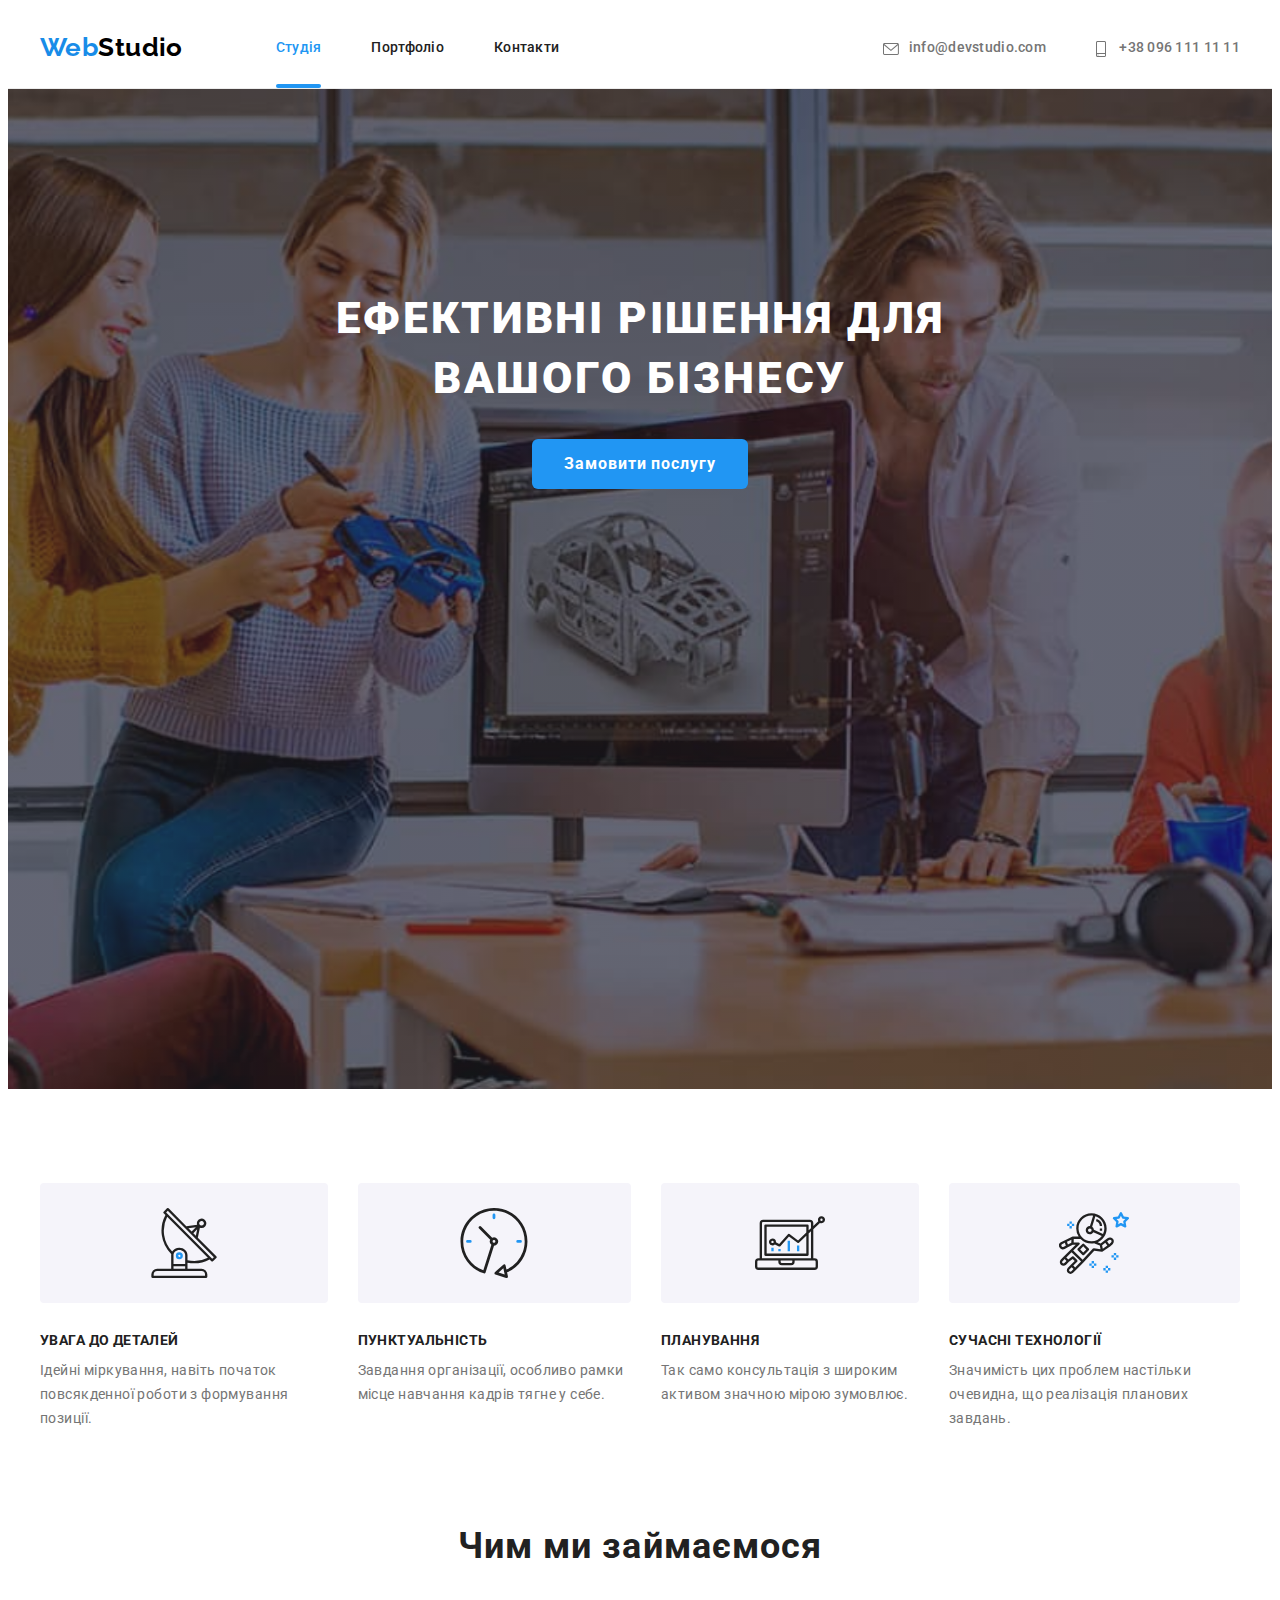
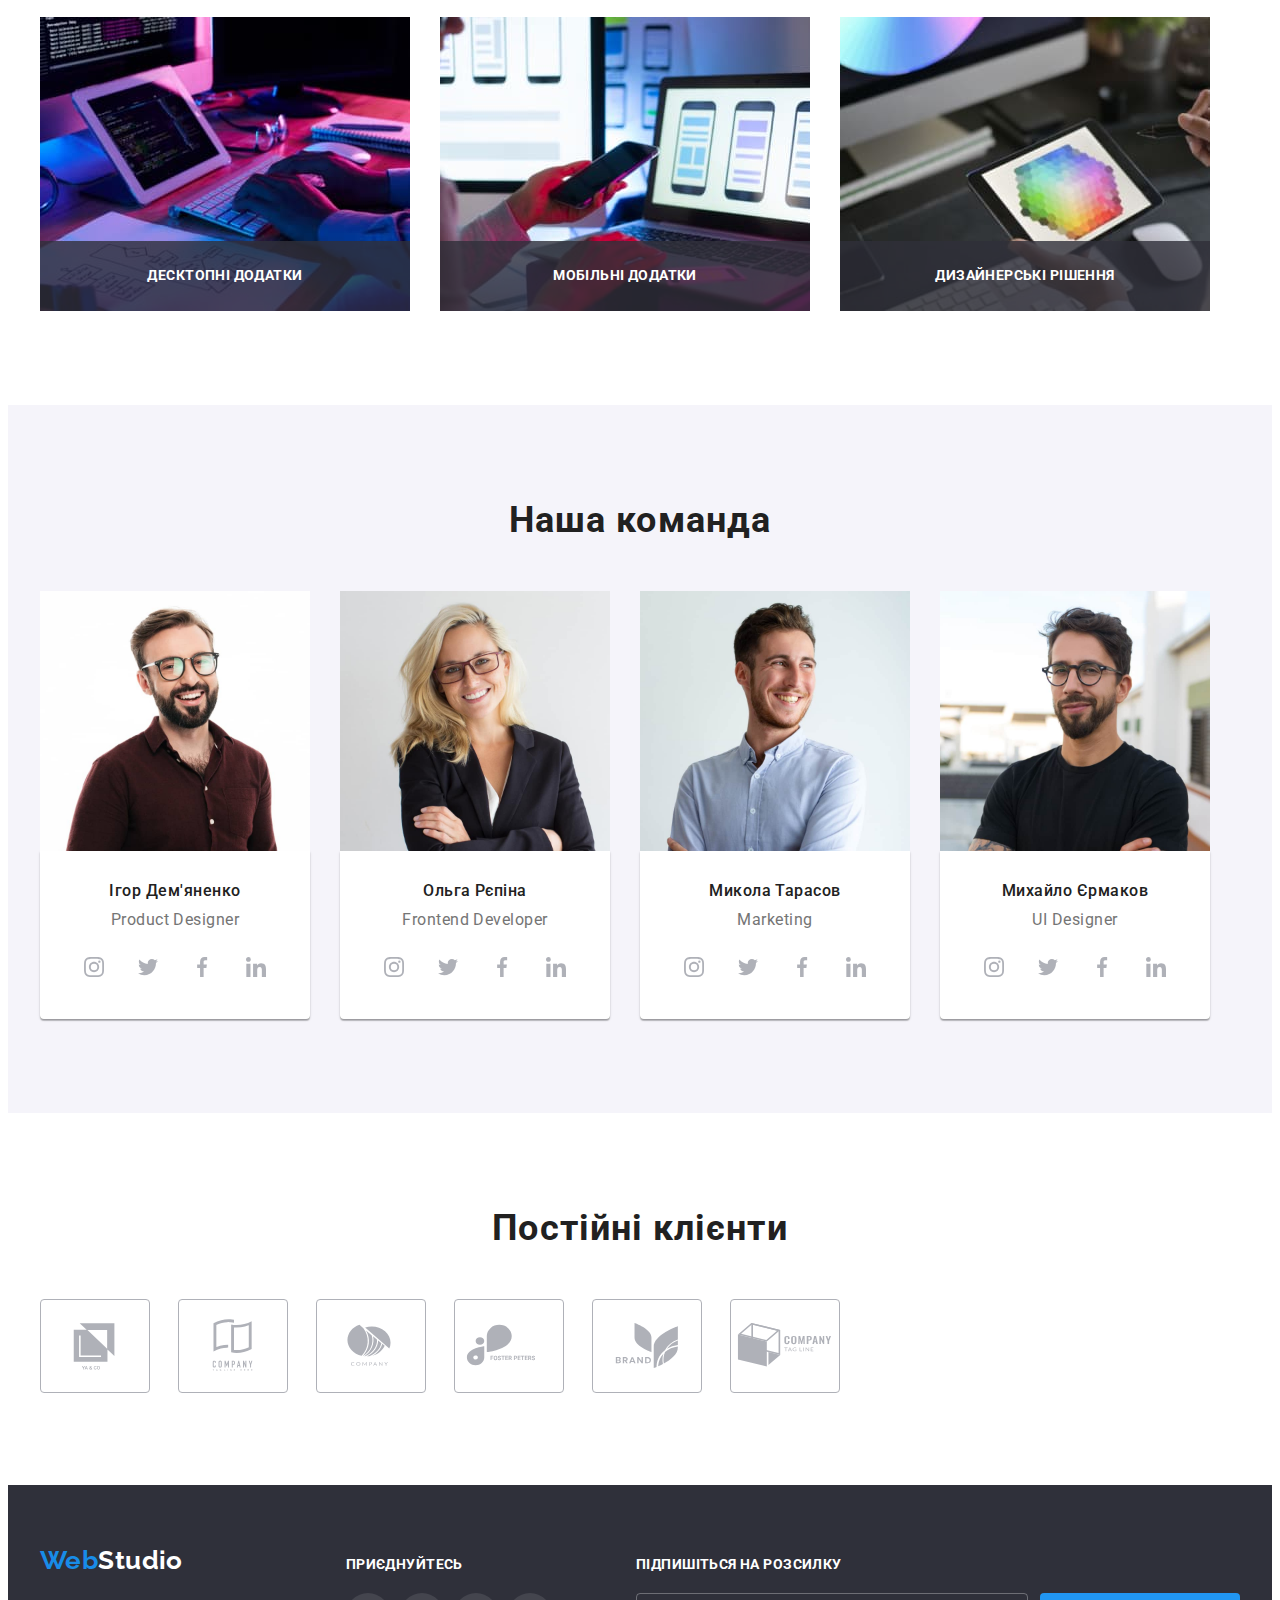
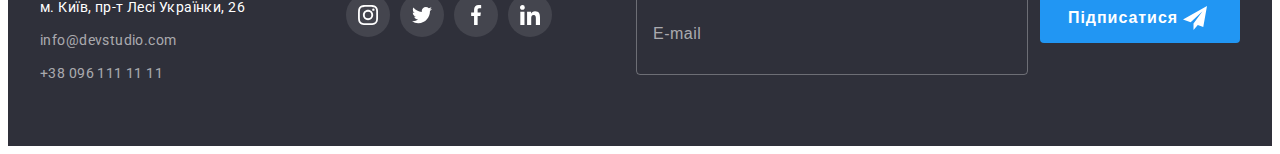
<file: index.html>
<!DOCTYPE html>
<html lang="uk">

<head>
    <meta charset="UTF-8">
    <meta http-equiv="X-UA-Compatible" content="IE=edge">
    <meta name="viewport" content="width=device-width, initial-scale=1.0">
    <title>WebStudio</title>
        <link rel="preconnect" href="https://fonts.googleapis.com">
        <link rel="preconnect" href="https://fonts.gstatic.com" crossorigin>
        <link href="https://fonts.googleapis.com/css2?family=Raleway:wght@700&family=Roboto:wght@400;500;700;900&display=swap"
            rel="stylesheet">
            <link rel="stylesheet" href="https://cdnjs.cloudflare.com/ajax/libs/modern-normalize/1.1.0/modern-normalize.min.css"
                integrity="sha512-wpPYUAdjBVSE4KJnH1VR1HeZfpl1ub8YT/NKx4PuQ5NmX2tKuGu6U/JRp5y+Y8XG2tV+wKQpNHVUX03MfMFn9Q=="
                crossorigin="anonymous" referrerpolicy="no-referrer" />
    <link rel="stylesheet" href="css/styles.css">
</head>

<body>
            <header class="header">
                <div class="container header-container">
                    <nav class="header-nav">
                <a class="logo-web link" href="./index.html">Web<span class="logo-studio">Studio</span></a>
                    <ul class="header-list list">
                        <li class="header-list-item"><a href="./index.html" class="header-link nav--current link">Студія</a></li>
                        <li class="header-list-item"><a href="./portfolio.html" class="header-link link">Портфоліо</a></li>
                        <li class="header-list-item"><a href="#" class="header-link link">Контакти</a></li>
                    </ul>
                </nav>
                    <ul class="header-contacts-list list">
                    <li class="contacts-list-item"><a href="mailto:info@devstudio.com" class="contacts-link link">
                        <svg class="icon-contact">
                            <use href="./image/icons.svg#icon-envelope"></use>
                        </svg>info@devstudio.com</a>
                    </li>
                    <li class="contacts-list-item"><a href="tel:+380961111111" class="contacts-link link"> 
                        <svg class="icon-contact icon-smartphone">
                        <use href="./image/icons.svg#icon-smartphone"></use>
                    </svg> +38 096 111 11 11</a></li>
                </ul>        
    </div>           
    </header>
    <main>
        <section class="hero">
            <div class="container hero-container">
            <h1 class="hero-title">Ефективні рішення для вашого бізнесу</h1>
            <button class="hero-btn" type="button" data-modal-open>Замовити послугу </button>
            </section>
            </div>
            <section class="hero-adv section">
                <div class="container ">
                    <h2 class="visually-hidden">Наші особливості</h2>
                <ul class="hero-sec">
                    <li class="hero-list list">
                        <div class="box-advant">
                            <svg class="icon-advant">
                                <use href="./image/icons.svg#icon-antenna"></use>
                            </svg>
                        </div>
                        <h3 class="hero-item ">УВАГА ДО ДЕТАЛЕЙ</h3>
                        <p class="hero-page">Ідейні міркування, навіть початок повсякденної роботи з формування позиції.</p>
                    </li>
                    <li class="hero-list list">
                        <div class="box-advant">
                            <svg class="icon-advant">
                                <use href="./image/icons.svg#icon-clock"></use>
                            </svg>
                        </div>
                        <h3 class="hero-item">ПУНКТУАЛЬНІСТЬ</h3>
                        <p class="hero-page">Завдання організації, особливо рамки місце навчання кадрів тягне у себе.</p>
                    </li>
                    <li class="hero-list list">
                        <div class="box-advant">
                            <svg class="icon-advant">
                                <use href="./image/icons.svg#icon-diagram"></use>
                            </svg>
                        </div>
                        <h3 class="hero-item">ПЛАНУВАННЯ</h3>
                        <p class="hero-page">Так само консультація з широким активом значною мірою зумовлює.</p>
                    </li>
                    <li class="hero-list list">
                        <div class="box-advant">
                            <svg class="icon-advant">
                                <use href="./image/icons.svg#icon-astronaut"></use>
                            </svg>
                        </div>
                        <h3 class="hero-item">СУЧАСНІ ТЕХНОЛОГІЇ</h3>
                        <p class="hero-page">Значимість цих проблем настільки очевидна, що реалізація планових завдань.</p>
                    </li>
                </ul>
            </div>
        </section>
        <section class="project section">
            <div class="container">
                <h2 class="projects">Чим ми займаємося</h2>
            <ul class="project-sec">
                <li class="project-icon list">
                    <div class="project-item">
                    <img src="./image/imgbilyyplan.jpg" alt="білий планшет,руки та клавіатура"
                        width="370">
                        <p class="label">Десктопні додатки</p>
                    </div></li>
                <li class="project-icon list">
                    <div class="project-item">
                    <img src="./image/imgtel.jpg"
                        alt="телефон в руках та ноутбук з зображенням трьох смартфонів" width="370">
                    <p class="label">Мобільні додатки</p></div></li>
                <li class="project-icon list">
                    <div class="project-item">
                    <img src="./image/imgplanshet.jpg" alt="планшет з яскравим екраном" width="370">
                <p class="label">Дизайнерські рішення</p></div></li>
            </ul></div>
        </section>
        <section class="team section">
            <div class="container">
                <h2 class="team-title">Наша команда</h2>
            <ul class="team-sec">
                <li class="team-list list">
                    <img src="./image/imgigor.jpg" alt="хлопець в окулярах, коричнева сорочка" width="270">
                    <div class="card-disc">
                    <h3 class="team-item">Ігор Дем'яненко</h3>
                     <p class="team-page">Product Designer</p>
                     <ul class="team-soc-list list">
                     <li class="team-soc-item">
                    <a href="" class="team-soc-link link"><svg class="team-soc-icon" width="20" height="20">
                    <use href="./image/icons.svg#icon-instagram"></use></svg>
                        </a></li>
                     <li class="team-soc-item"><a href="" class="team-soc-link link"><svg class="team-soc-icon" width="20" height="20">
                        <use href="./image/icons.svg#icon-twitter"></use>
                    </svg></a></li>
                     <li class="team-soc-item"><a href="" class="team-soc-link link"><svg class="team-soc-icon" width="20" height="20">
                        <use href="./image/icons.svg#icon-facebook"></use>
                    </svg></a></li>
                     <li class="team-soc-item"><a href="" class="team-soc-link link"><svg class="team-soc-icon" width="20" height="20">
                        <use href="./image/icons.svg#icon-linkedin"></use>
                    </svg></a></li>
                    </ul>
                    </div>
                </li>
                <li class="team-list list">
                    <img src="./image/imgolga.jpg" alt="блондинка в окулярах" width="270">
                    <div class="card-disc">
                    <h3 class="team-item">Ольга Рєпіна</h3>
                    <p class="team-page">Frontend Developer</p>
                    <ul class="team-soc-list list">
                        <li class="team-soc-item">
                            <a href="" class="team-soc-link link"><svg class="team-soc-icon" width="20" height="20">
                                    <use href="./image/icons.svg#icon-instagram"></use>
                                </svg>
                            </a>
                        </li>
                        <li class="team-soc-item"><a href="" class="team-soc-link link"><svg class="team-soc-icon" width="20" height="20">
                                    <use href="./image/icons.svg#icon-twitter"></use>
                                </svg></a></li>
                        <li class="team-soc-item"><a href="" class="team-soc-link link"><svg class="team-soc-icon" width="20" height="20">
                                    <use href="./image/icons.svg#icon-facebook"></use>
                                </svg></a></li>
                        <li class="team-soc-item"><a href="" class="team-soc-link link"><svg class="team-soc-icon" width="20" height="20">
                                    <use href="./image/icons.svg#icon-linkedin"></use>
                                </svg></a></li>
                    </ul>
                    </div>
                </li>
                <li class="team-list list">
                    <img src="./image/imgmykola.jpg" alt="хлопець з голубій сорочці" width="270">
                    <div class="card-disc">
                    <h3 class="team-item">Микола Тарасов</h3>
                    <p class="team-page">Marketing</p>
                    <ul class="team-soc-list list">
                        <li class="team-soc-item">
                            <a href="" class="team-soc-link link"><svg class="team-soc-icon" width="20" height="20">
                                    <use href="./image/icons.svg#icon-instagram"></use>
                                </svg>
                            </a>
                        </li>
                        <li class="team-soc-item"><a href="" class="team-soc-link link"><svg class="team-soc-icon" width="20" height="20">
                                    <use href="./image/icons.svg#icon-twitter"></use>
                                </svg></a></li>
                        <li class="team-soc-item"><a href="" class="team-soc-link link"><svg class="team-soc-icon" width="20" height="20">
                                    <use href="./image/icons.svg#icon-facebook"></use>
                                </svg></a></li>
                        <li class="team-soc-item"><a href="" class="team-soc-link link"><svg class="team-soc-icon" width="20" height="20">
                                    <use href="./image/icons.svg#icon-linkedin"></use>
                                </svg></a></li>
                    </ul>
                    </div>
                </li>
                <li class="team-list list">
                    <img src="./image/imgmyx.jpg" alt="хлопець в окулярах,чорна футболка" width="270">
                    <div class="card-disc">
                    <h3 class="team-item">Михайло Єрмаков</h3>
                    <p class="team-page">UI Designer</p>
                    <ul class="team-soc-list list">
                        <li class="team-soc-item">
                            <a href="" class="team-soc-link link"><svg class="team-soc-icon" width="20" height="20">
                                    <use href="./image/icons.svg#icon-instagram"></use>
                                </svg>
                            </a>
                        </li>
                        <li class="team-soc-item"><a href="" class="team-soc-link link"><svg class="team-soc-icon" width="20" height="20">
                                    <use href="./image/icons.svg#icon-twitter"></use>
                                </svg></a></li>
                        <li class="team-soc-item"><a href="" class="team-soc-link link"><svg class="team-soc-icon" width="20" height="20">
                                    <use href="./image/icons.svg#icon-facebook"></use>
                                </svg></a></li>
                        <li class="team-soc-item"><a href="" class="team-soc-link link"><svg class="team-soc-icon" width="20" height="20">
                                    <use href="./image/icons.svg#icon-linkedin"></use>
                                </svg></a></li>
                    </ul>
                    </div>
                </li>
            </ul></div>
        </section>
        <section class="section">
            <div class="container">
                <h2 class="clients">Постійні клієнти</h2>
                <ul class="client-list list">
                    <li class="client-item"><a href="#"class="client-link link"><svg class="icon-client">
                            <use href="./image/icons.svg#icon-yako"></use>
                        </svg></a></li>
                    <li class="client-item"><a href="#"class="client-link link"><svg class="icon-client">
                            <use href="./image/icons.svg#icon-tiglinehere"></use>
                        </svg></a></li>
                    <li class="client-item"><a href="#"class="client-link link"><svg class="icon-client">
                            <use href="./image/icons.svg#icon-company"></use>
                        </svg></a></li>
                    <li class="client-item"><a href="#"class="client-link link"><svg class="icon-client">
                            <use href="./image/icons.svg#icon-fosterpeters"></use>
                        </svg></a></li>
                    <li class="client-item"><a href="#"class="client-link link"><svg class="icon-client">
                            <use href="./image/icons.svg#icon-brand"></use>
                        </svg></a></li>
                    <li class="client-item"><a href="#"class="client-link link"><svg class="icon-client">
                            <use href="./image/icons.svg#icon-companytagline"></use>
                        </svg></a></li>
                </ul>
            </div>
        </section>
    </main>
    <footer class="footer">
        <div class="container footer-wrap">
            <div>
                <a class="logo-web link footer-logo" href="./index.html">Web<span
                        class="logo-studio-white">Studio</span></a>
                <address class="footer-address-list">
                    <ul class="footer-list list">
                        <li class="footer-list-item list"><a href="https://goo.gl/maps/NXX6LeHb5ru4royF7" target="_blank"
                                rel="noopener noreferrer nofollow" class="footer-link link-address link">м. Київ, пр-т Лесі
                                Українки, 26</a></li>
                        <li class="footer-list-item list"><a href="mailto:info@devstudio.com"
                                class="footer-link link">info@devstudio.com</a></li>
                        <li class="footer-list-item list"><a href="tel:+380961111111" class="footer-link link">+38 096 111
                                11 11</a>
                        </li>
                    </ul>
                </address>
            </div>
            <div class="footer-social">
                <p class="footer-heading">приєднуйтесь</p>
                <ul class="social-footer-list">
                    <li class="social-footer-item">
                        <a href="#" class="social-footer-link">
                            <svg class="social-footer-icon">
                                <use href="./image/icons.svg#icon-instagram"></use>
                            </svg>
                        </a>
                    </li>
                    <li class="social-footer-item">
                        <a href="#" class="social-footer-link">
                            <svg class="social-footer-icon">
                                <use href="./image/icons.svg#icon-twitter"></use>
                            </svg>
                        </a>
                    </li>
                    <li class="social-footer-item">
                        <a href="#" class="social-footer-link">
                            <svg class="social-footer-icon">
                                <use href="./image/icons.svg#icon-facebook"></use>
                            </svg>
                        </a>
                    </li>
                    <li class="social-footer-item">
                        <a href="#" class="social-footer-link">
                            <svg class="social-footer-icon">
                                <use href="./image/icons.svg#icon-linkedin"></use>
                            </svg>
                        </a>
                    </li>
                </ul>
            </div>
            <div class="footer-subscription">
                <p class="subscription-title">Підпишіться на розсилку</p>
                <form class="form-subscription">
                    <div class="send">
                        <label for="form-subscription-mail"></label>
                        <input type="email" name="mail" id="form-subscription-mail" placeholder="E-mail" />
                        <button type="button" class="footer-button pointer">
                            Підписатися <span class="send-icon"><svg width="24" height="24">
                                    <use href="./image/icons.svg#icon-icon-send"></use>
                                </svg>
                            </span>
                        </button>
                    </div>
                </form>
            </div>
    
        </div>
    
        </div>
    </footer>
<div class="backdrop is-hidden" data-modal>
    <div class="modal ">
        <button type="button" class="modal-close" data-modal-close>
            <svg class="icon icon-modal" width="18" height="18">
                <use href="./image/icons.svg#icon-close-black"></use>
            </svg>
        </button>
        <form class="form">
            <p></p>
            <p class="form-title">Залиште свої дані, ми вам передзвонимо</p>
            <label class="form-send" for="name">Ім'я</label>
            <div class="form-field">
                <input class="form-input" type="text" name="name" id="name" placeholder="" autofocus />
                <svg class="form-icon" width="18" height="18">
                    <use href="./image/icons.svg#icon-person-black"></use>
                </svg>
            </div>
            <label class="form-send" for="tel">Телефон</label>
            <div class="form-field">
                <input class="form-input" type="tel" name="tel" id="tel" placeholder="" />
                <svg class="form-icon" width="18" height="18">
                    <use href="./image/icons.svg#icon-tel-black"></use>
                </svg>
            </div>
            <label class="form-send" for="form-send-mail">Пошта</label>
            <div class="form-field">
                <input class="form-input" type="email" name="mail" id="form-send-mail" placeholder="" />
                <svg class="form-icon" width="18" height="18">
                    <use href="./image/icons.svg#icon-emailicon"></use>
                </svg>
            </div>
            <label class="form-send" for="comment">Коментар
                <textarea class="comment-field" name="comment" id="comment" cols="30" rows="10"
                    placeholder="Введіть текст"></textarea>
            </label>
            <label class="form-field-terms" for="terms">
                <input class="form-field-checkbox visually-hidden" type="checkbox" name="terms" id="terms" />
                <svg class="icon-checkbox" width="16" height="15">
                    <use href="./image/icons.svg#icon-vector"></use>
                </svg>
                Погоджуюся з розсилкою та приймаю <a href="#">Умови договору</a>
            </label>
            <button class="form-button" type="submit">Відправити</button>
        </form>
    </div>
</div>
<script src="./js/modal.js"></script>
                </body>
                
                </html>
</file>
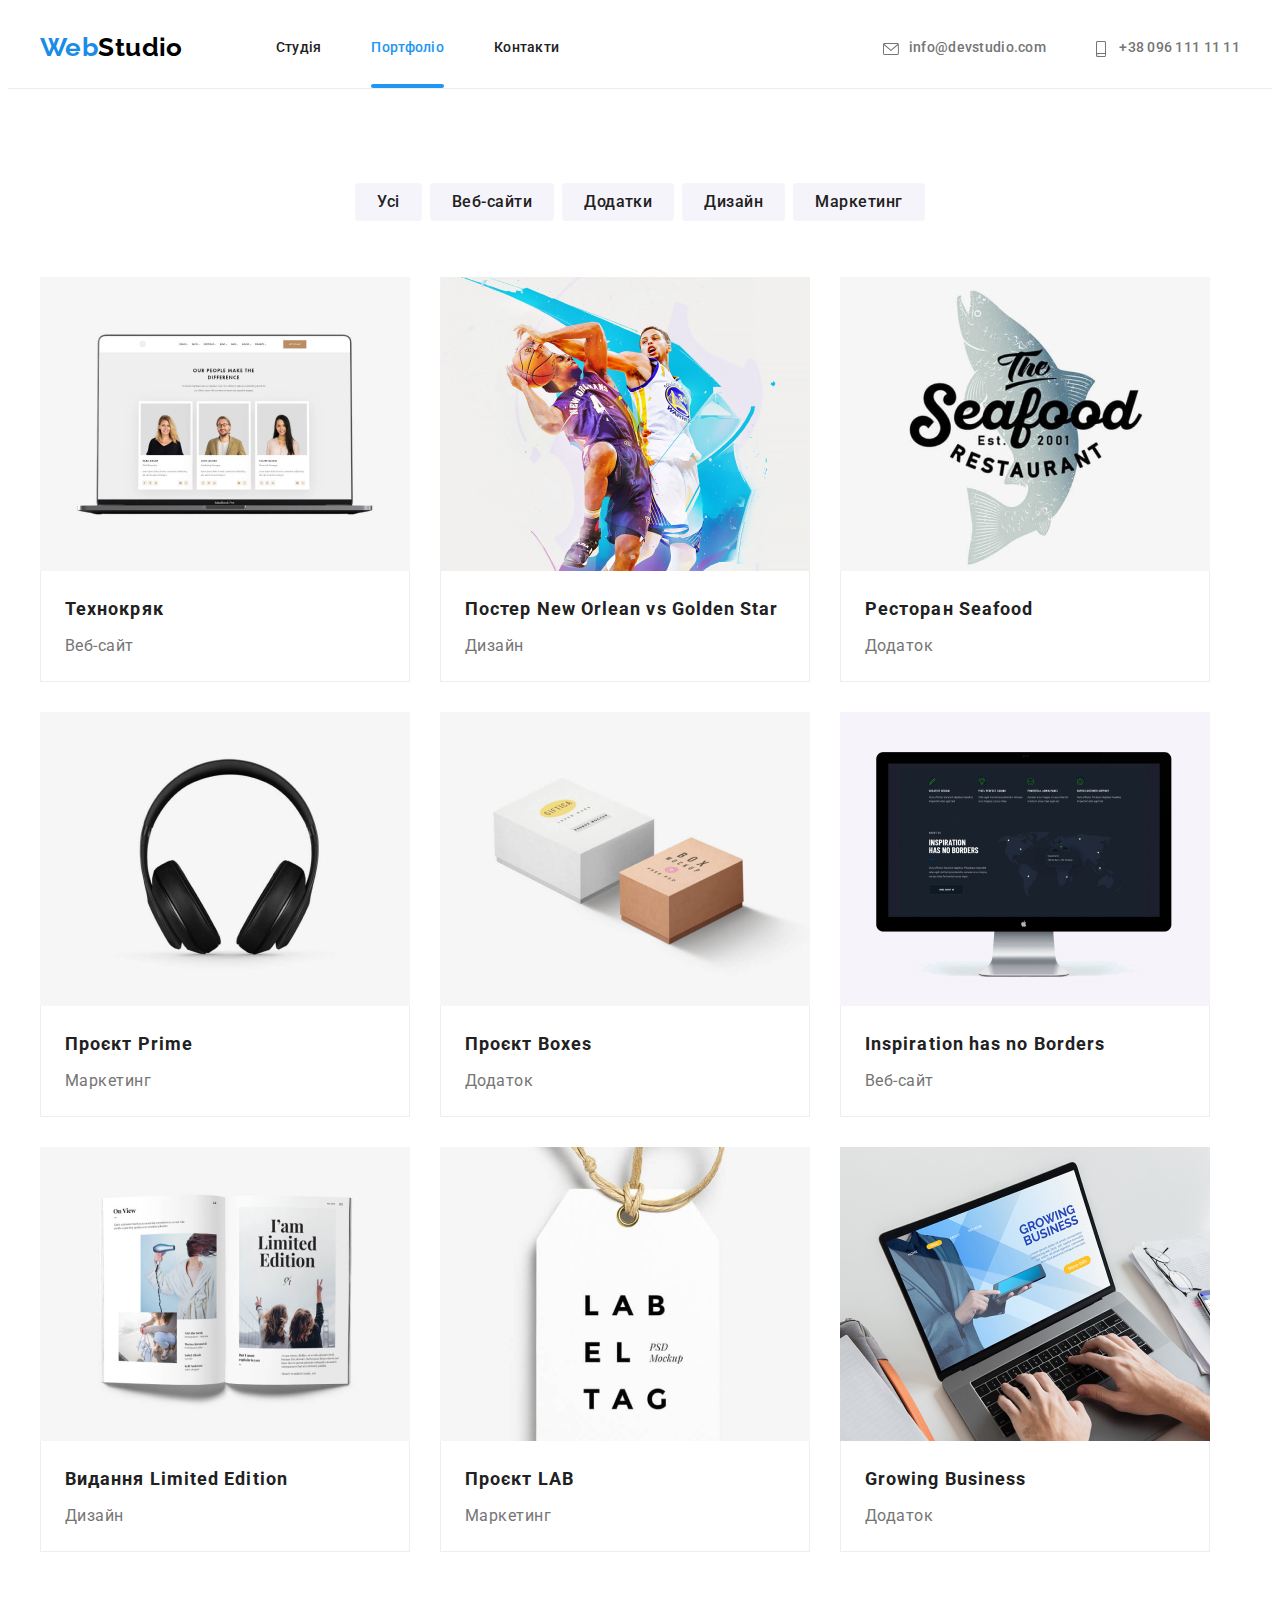
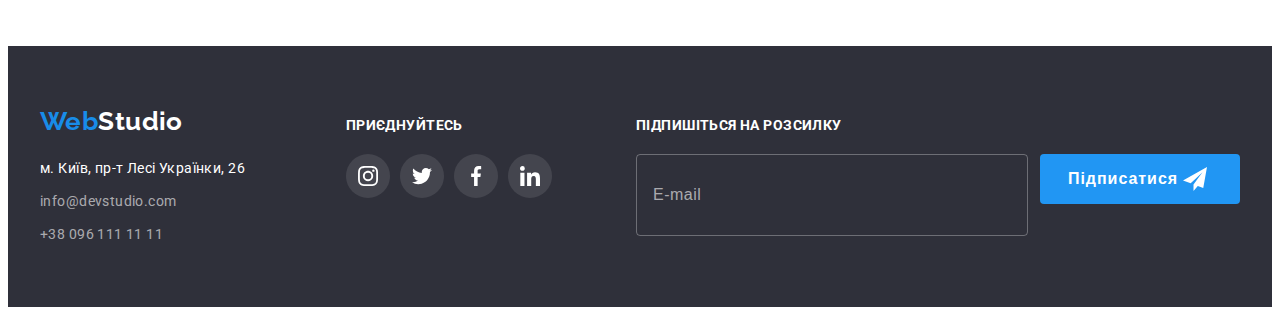
<file: portfolio.html>
<!DOCTYPE html>
<html lang="en">
<head>
    <meta charset="UTF-8">
    <meta http-equiv="X-UA-Compatible" content="IE=edge">
    <meta name="viewport" content="width=device-width, initial-scale=1.0">
    <title>Document</title>
<link rel="preconnect" href="https://fonts.googleapis.com">
<link rel="preconnect" href="https://fonts.gstatic.com" crossorigin>
<link href="https://fonts.googleapis.com/css2?family=Raleway:wght@700&family=Roboto:wght@400;500;700;900&display=swap"
    rel="stylesheet">
    <link rel="stylesheet" href="https://cdnjs.cloudflare.com/ajax/libs/modern-normalize/1.1.0/modern-normalize.min.css"
        integrity="sha512-wpPYUAdjBVSE4KJnH1VR1HeZfpl1ub8YT/NKx4PuQ5NmX2tKuGu6U/JRp5y+Y8XG2tV+wKQpNHVUX03MfMFn9Q=="
        crossorigin="anonymous" referrerpolicy="no-referrer" />
   <link rel="stylesheet" href="css/styles.css">
</head>
<body>
<header class="header">
    <div class="container header-container">
        <nav class="header-nav">
            <a class="logo-web link" href="./index.html">Web<span class="logo-studio">Studio</span></a>
            <ul class="header-list list">
                <li class="header-list-item"><a href="./index.html" class="header-link link">Студія</a></li>
                <li class="header-list-item"><a href="./portfolio.html" class="header-link  nav--current link">Портфоліо</a></li>
                <li class="header-list-item"><a href="#" class="header-link link">Контакти</a></li>
            </ul>
        </nav>
        <ul class="header-contacts-list list">
            <li class="contacts-list-item"><a href="mailto:info@devstudio.com" class="contacts-link link">
                    <svg class="icon-contact">
                        <use href="./image/icons.svg#icon-envelope"></use>
                    </svg>info@devstudio.com</a>
            </li>
            <li class="contacts-list-item"><a href="tel:+380961111111" class="contacts-link link">
                    <svg class="icon-contact icon-smartphone">
                        <use href="./image/icons.svg#icon-smartphone"></use>
                    </svg> +38 096 111 11 11</a></li>
        </ul>
    </div>
</header>
    <main>
<section class="section">
    <div class="container">
        <h1 class="visually-hidden">Приклади робіт</h1>
    <ul class="catalog-list list">
        <li class="catalog-list-item"><button type="button" class="catalog-list-btn">Усі</button></li>
        <li class="catalog-list-item"><button type="button" class="catalog-list-btn">Веб-сайти</button></li>
        <li class="catalog-list-item"><button type="button" class="catalog-list-btn">Додатки</button></li>
        <li class="catalog-list-item"><button type="button" class="catalog-list-btn">Дизайн</button></li>
        <li class="catalog-list-item"><button type="button" class="catalog-list-btn">Маркетинг</button></li>
    </ul>
    <ul class="project-list list link">
            <li class="project-list-item">
                <a href="#"class="project-link link">
                    <div class="overlay">
                    <img src="./image/team.jpg"
                        alt="троє людей на моніторі дівчина-хлопець-дівчина" width="370">
                    <div class="project-list-box">
                        <p class="project-box">
                            Ресурс пропонує комплексні пропозиції з різним рівнем функціоналу та сервісів.
                            Все це дозволить відвідувачу отримати вичерпні відомості про компанію чи
                            приватну особу.
                        </p>
                    </div>
                    </div>
                        <div class="project-type">
                        <h2 class="project-title">Технокряк</h2>
                        <p class="project-after">Веб-сайт</p>   
                </div>
                </a>
            </li>
            <li class="project-list-item">
                <a href="#" class="project-link link">
                    <div class=" overlay">
                    <img src="./image/basketbolls.jpg" alt="двоє хлопців з м'ячем"
                        width="370">
                        <div class="project-list-box">
                            <p class="project-box">
                                Ресурс пропонує комплексні пропозиції з різним рівнем функціоналу та сервісів.
                                Все це дозволить відвідувачу отримати вичерпні відомості про компанію чи
                                приватну особу.
                            </p>
                        </div>
                        </div>
                    <div class="project-type">
                        <h2 class="project-title">Постер New Orlean vs Golden Star</h2>
                            <p class="project-after">Дизайн</p>
                </div>
                </a>
            </li>
            <li class="project-list-item"><a href="#" class="project-link link">
                <div class=" overlay">
                    <img src="./image/restoran.jpg" alt="логотип ресторану на фоні акула" width="370">
                    <div class="project-list-box">
                        <p class="project-box">
                            Ресурс пропонує комплексні пропозиції з різним рівнем функціоналу та сервісів.
                            Все це дозволить відвідувачу отримати вичерпні відомості про компанію чи
                            приватну особу.
                        </p>
                    </div>
                    </div>
               <div class="project-type">
                    <h2 class="project-title">Ресторан Seafood</h2>
                    <p class="project-after">Додаток</p>
               </div>
            </a>
            </li>
            <li class="project-list-item"><a href="#" class="project-link link">
                <div class=" overlay">
                <img src="./image/nayshniki.jpg" alt="чорні навушники" width="370">
                <div class="project-list-box">
                    <p class="project-box">
                        Ресурс пропонує комплексні пропозиції з різним рівнем функціоналу та сервісів.
                        Все це дозволить відвідувачу отримати вичерпні відомості про компанію чи
                        приватну особу.
                    </p>
                </div>
                </div>
                <div class="project-type">
                    <h2 class="project-title">Проєкт Prime</h2>
                    <p class="project-after">Маркетинг</p>
                </div>
                </a>
            </li>
            <li class="project-list-item"><a href="#" class="project-link link">
                <div class="overlay">
                <img src="./image/boxes.jpg" alt="дві коробки різного розміру та кольору" width="370">
                <div class="project-list-box">
                    <p class="project-box">
                        Ресурс пропонує комплексні пропозиції з різним рівнем функціоналу та сервісів.
                        Все це дозволить відвідувачу отримати вичерпні відомості про компанію чи
                        приватну особу.
                    </p>
                </div>
                </div>
                <div class="project-type">
                    <h2 class="project-title">Проєкт Boxes</h2>
                    <p class="project-after">Додаток</p>
                </div>
                </a>
            </li>
            <li class="project-list-item"><a href="#" class="project-link link">
                <div class=" overlay">
                <img src="./image/inspiration.jpg" alt="монітор з чорним екраном" width="370">
                <div class="project-list-box">
                    <p class="project-box">
                        Ресурс пропонує комплексні пропозиції з різним рівнем функціоналу та сервісів.
                        Все це дозволить відвідувачу отримати вичерпні відомості про компанію чи
                        приватну особу.
                    </p>
                </div>
                </div>
                <div class="project-type">
                    <h2 class="project-title">Inspiration has no Borders</h2>
                    <p class="project-after">Веб-сайт</p>
                </div>
                </a>
            </li>
            <li class="project-list-item"><a href="#" class="project-link link">
                <div class=" overlay">
                <img src="./image/limitedEdition.jpg" alt="розворот журналу,на зображені дівчина з феном" width="370">
                <div class="project-list-box">
                    <p class="project-box">
                        Ресурс пропонує комплексні пропозиції з різним рівнем функціоналу та сервісів.
                        Все це дозволить відвідувачу отримати вичерпні відомості про компанію чи
                        приватну особу.
                    </p>
                </div>
                </div>
               <div class="project-type">
                    <h2 class="project-title" >Видання Limited Edition</h2>
                    <p class="project-after">Дизайн</p>
               </div>
            </a>
            </li>
            <li class="project-list-item"><a href="#" class="project-link link">
                <div class=" overlay">
                <img src="./image/lab.jpg" alt="бірка з написом Лаб" width="370">
                <div class="project-list-box">
                    <p class="project-box">
                        Ресурс пропонує комплексні пропозиції з різним рівнем функціоналу та сервісів.
                        Все це дозволить відвідувачу отримати вичерпні відомості про компанію чи
                        приватну особу.
                    </p>
                </div>
                </div>
               <div class="project-type">
                    <h2 class="project-title" >Проєкт LAB</h2>
                    <p class="project-after">Маркетинг</p>
               </div>
            </a>
            </li>
            <li class="project-list-item"><a href="#" class="project-link link">
                <div class=" overlay">
                <img src="./image/growingbusiness.jpg" alt="ноутбук з зображенням людини  з телефоном" width="370">
                <div class="project-list-box">
                    <p class="project-box">
                        Ресурс пропонує комплексні пропозиції з різним рівнем функціоналу та сервісів.
                        Все це дозволить відвідувачу отримати вичерпні відомості про компанію чи
                        приватну особу.
                    </p>
                </div>
                </div>
                <div class="project-type">
                    <h2 class="project-title">Growing Business</h2>
                    <p class="project-after">Додаток</p>
                </div>
                </a>
            </li>
        </ul>
     </div>
</section>
    </main>
    <footer class="footer">
        <div class="container footer-wrap">
            <div >
                <a class="logo-web link footer-logo" href="./index.html">Web<span
                        class="logo-studio-white">Studio</span></a>
                <address class="footer-address-list">
                    <ul class="footer-list list">
                        <li class="footer-list-item list"><a href="https://goo.gl/maps/NXX6LeHb5ru4royF7" target="_blank"
                                rel="noopener noreferrer nofollow" class="footer-link link-address link">м. Київ, пр-т Лесі
                                Українки, 26</a></li>
                        <li class="footer-list-item list"><a href="mailto:info@devstudio.com"
                                class="footer-link link">info@devstudio.com</a></li>
                        <li class="footer-list-item list"><a href="tel:+380961111111" class="footer-link link">+38 096 111
                                11 11</a>
                        </li>
                    </ul>
                </address>
            </div>
            <div class="footer-social">
                <p class="footer-heading">приєднуйтесь</p>
                <ul class="social-footer-list">
                    <li class="social-footer-item">
                        <a href="#" class="social-footer-link">
                            <svg class="social-footer-icon">
                                <use href="./image/icons.svg#icon-instagram"></use>
                            </svg>
                        </a>
                    </li>
                    <li class="social-footer-item">
                        <a href="#" class="social-footer-link">
                            <svg class="social-footer-icon">
                                <use href="./image/icons.svg#icon-twitter"></use>
                            </svg>
                        </a>
                    </li>
                    <li class="social-footer-item">
                        <a href="#" class="social-footer-link">
                            <svg class="social-footer-icon">
                                <use href="./image/icons.svg#icon-facebook"></use>
                            </svg>
                        </a>
                    </li>
                    <li class="social-footer-item">
                        <a href="#" class="social-footer-link">
                            <svg class="social-footer-icon">
                                <use href="./image/icons.svg#icon-linkedin"></use>
                            </svg>
                        </a>
                    </li>
                </ul>
            </div>
            <div class="footer-subscription">
                <p class="subscription-title">Підпишіться на розсилку</p>
                <form class="form-subscription">
                    <div class="send">
                        <label for="form-subscription-mail"></label>
                        <input type="email" name="mail" id="form-subscription-mail" placeholder="E-mail" />
                        <button type="button" class="footer-button pointer">
                            Підписатися <span class="send-icon"><svg width="24" height="24">
                                    <use href="./image/icons.svg#icon-icon-send"></use>
                                </svg>
                            </span>
                        </button>
                    </div>
                </form>
            </div>

        </div>
    
    </div>
    </footer>
</body>
</html>
</file>
<file: css/styles.css>
:root {
    --primary-text-color: #212121;
    --secondary-text-color: #757575;
    --white-color: #FFFFFF;
    --black-color: #000000;
    --background-our-team: #F5F4FA;
    --background-hero-footer: #2F303A;
    --accent-color: #2196F3;
    --hero-button-hover: #188CE8;
    --icon-fill: #212121;
    --icon-social-light: #AFB1B8;
    --icon-social-hover: #2196F3;
    --icon-social-hover-bg: #ffffff;
    --grey-transparent-background-all: rgba(0, 0, 0, 0.2);
}
.list {
    list-style: none;
padding-left: 0;
margin: 0;
}

.link {
    text-decoration: none;
    color: inherit;
}
p,
h1,
h2,
h3,
h4,
h5,
h6 {
    margin: 0;
}

ul,
ol {
    margin: 0;
    padding-left: 0;
}

button {
    display: block;
    cursor: pointer;
    bottom: none;
    border-radius: 4px;
}

address {
    font-style: normal;
    margin-top: 20px;
}
img {
    display: block;
    min-width: 100%;
    height: auto;
}

.container {
    width: 1200px;
    padding: 0 15px;
    margin: 0 auto;
}
.section {
    padding-top: 94px;
    padding-bottom: 94px;
}

.visually-hidden {
    position: absolute;
    white-space: nowrap;
    width: 1px;
    height: 1px;
    overflow: hidden;
    border: 0;
    padding: 0;
    clip: rect(0 0 0 0);
    clip-path: inset(50%);
    margin: -1px;
}

body {
    font-family: 'Roboto';
    color: var(--primary-text-color);
    background-color: var(--white-color);
    font-size: 14px;
    letter-spacing: 0.03em;
}

.logo-web {
    font-family: 'Raleway', 'sans-serif';
    font-weight: 700;
    font-size: 26px;
    line-height: 1.2;
    color: var(--hero-button-hover);
    display: inline-block;
    text-decoration: none;
    margin-right: 93px;
}
header {
    border-bottom: solid 1px #ececec;
}

.icon-contact {
    width: 16px;
    height: 12px;
    margin-right: 10px;
    vertical-align: middle;
    fill: currentColor;
}

.icon-smartphone{
    width: 10px;
    height: 16px;}

.header-list{
    display: flex;
    gap: 50px;
}
.header-contacts-list {
    display: flex;
    margin-left: auto;
 }

.header-container {
    display: flex;
    align-items: center;
}

.header-nav{display: flex;
    align-items: center;
    justify-content: space-between;
}

.hero {
    background-color: #2f303a;
    padding-top: 200px;
    padding-bottom: 200px;
}

.logo-studio {
    color: #000000;
}

.header-link {
display: block;
    position: relative;
    font-weight: 500;
    padding-bottom: 32px;
    font-size: 14px;
    line-height: 1.14;
    letter-spacing: 0.02em;
    text-decoration: none;
    color: inherit;
    -webkit-transition: color 250ms cubic-bezier(0.4, 0, 0.2, 1);
    transition: color 250ms cubic-bezier(0.4, 0, 0.2, 1);

}
.header-link.nav--current::after {
position: absolute;
bottom: 0;
left: 0;
content: '';
width: 100%;
height: 4px;
border-radius: 2px;
background: #2196f3;

}
.header-link:hover,.header-link:focus{
    color:#2196F3;
}

.nav--current{
    color: #2196f3;
}
.header-list-item {
    padding-top: 32px;
    /* padding-bottom: 32px; */
    
}
/* .contacts-list-item {
    padding-top: 32px;
    padding-bottom: 32px;} */

.contacts-list-item:not(:last-child) {
    margin-right: 50px;
}

.hero-title{
    margin-bottom: 30px;
}
.hero-sec{
    display: flex;
    gap: 30px;
}
.nav-active {
    color: #2196F3;
}
.header-link:hover,
.header-link:focus {
    color: #2196F3;
}

.contacts-link {
    font-weight: 500;
    line-height: 1.14;
    letter-spacing: 0.02em;
    color: #757575;
    transition: color 250ms cubic-bezier(0.4, 0, 0.2, 1);
}


.contacts-link:hover,
.contacts-link:focus {
    color: #2196F3;
}

.hero-title {
    font-weight: 900;
    font-size: 44px;
    line-height: 1.36;
    text-align: center;
    letter-spacing: 0.06em;
    text-transform: uppercase;
    color: #FFFFFF;
    max-width: 696px;
    margin-left: auto;
    margin-right: auto;
}

.hero-btn {
        font-family: 'Roboto';
        font-style: normal;
        font-weight: 700;
        font-size: 16px;
        line-height: 1.88;
        display: flex;
        align-items: center;
        text-align: center;
        letter-spacing: 0.06em;
        color: #FFFFFF;
        background: #2196F3;
        border: none;
        cursor: pointer;
        border-radius: 6px;
        display: block;
        text-align: center;
        padding: 10px 32px;
        margin-left: auto;
        margin-right: auto;
}

.hero-item {
        font-weight: 700;
        font-size: 14px;
        line-height: 1.14;
        letter-spacing: 0.03em;
        text-transform: uppercase;
        color: #212121;
        margin-bottom: 10px;
}

.hero-page {
    font-size: 14px;
    line-height: 1.71;
    color: #757575;
}

.hero{
    max-width: 1600px;
    height: 600px;
    margin: 0 auto;
    padding: 200px 0;
    text-align: center;
    background-color: #2f303a;
    background-image: linear-gradient(rgba(47, 48, 58, 0.4), #2f303a66), url(../image/background.jpg);
    background-repeat: no-repeat;
    background-position: center;
    background-size: cover;
}

.box-advant{
    display: flex;
    justify-content: center;
    align-items: center;
    flex-basis: calc((100% - 90px) / 4);
    margin-bottom: 30px;
    height: 120px;
    border-radius: 4px;
    background-color: #f5f4fa;
}

.icon-advant {
    fill: #212121;
    width: 70px;
    height: 70px;
}

/*----------project-------  */

.project {
    padding-top: 0;
}
    
.project-sec {
    display: flex;
    gap: 30px;
}

.projects {
    font-weight: 700;
    font-size: 36px;
    line-height: 1.17;
    letter-spacing: 0.03em;
    color: #212121;
    text-align: center;
    margin-top: 0px;
    margin-bottom: 50px;

    }
.project-item{
    position: relative;
    height: 294px;
}
.label {
    position: absolute;
    bottom: 0;
    left: 0;
    margin: 0;
    width: 100%;
    display: flex;
    justify-content: center;
    align-items: center;
    height: 70px;
    font-weight: 700;
    font-size: 14px;
    line-height: 1.14;
    text-align: center;
    letter-spacing: 0.03em;
    text-transform: uppercase;
    color: #ffffff;
    background-color: rgba(47, 48, 58, 0.8);
}
.project-icon {}

/*------------team----------- */
.team {
    background: #F5F4FA
}

.team-title {
    font-weight: 700;
        font-size: 36px;
        line-height: 1.17;
        text-align: center;
        letter-spacing: 0.03em;
        color: #212121;
        text-align: center;
        margin-top: 0px;
        margin-bottom: 50px;
}
.team-sec{
    display: flex;
    gap: 30px;}
.team-list {
    background: #FFFFFF;
}

.team-item {
    font-weight: 500;
        font-size: 16px;
        line-height: 1.19;
        text-align: center;
        letter-spacing: 0.03em;
        color: #212121;
        margin-bottom: 10px;
}
.card-disc{
    padding-top: 30px;
    padding-bottom: 30px;
    box-shadow: 0px 1px 3px rgba(0, 0, 0, 0.12), 0px 1px 1px rgba(0, 0, 0, 0.14), 0px 2px 1px rgba(0, 0, 0, 0.2);
        border-radius: 0px 0px 4px 4px;
}

.team-page 
    {font-weight: 400;
    font-size: 16px;
    line-height: 1.19;
    text-align: center;
    letter-spacing: 0.03em;
    color: #757575;
    margin-bottom: 16px;
}


.team-soc-list {
    display: flex;
    justify-content: center;
    gap: 10px;
}

.team-soc-item {
    width: 44px;
    height: 44px;
}

.team-soc-link {
    width: 100%;
    height: 100%;
    /* background-color: #AFB1B8; */
    border-radius: 50%;
    display: flex;
    align-items: center;
    justify-content: center;
    color: #AFB1B8;
    transition: background-color 250ms cubic-bezier(0.4, 0, 0.2, 1),color 250ms cubic-bezier(0.4, 0, 0.2, 1);
}
.team-soc-link:hover, .team-soc-link:focus{
background-color: #2196F3;
color: var(--icon-social-hover-bg);

}
.team-soc-link:focus>.team-soc-icon {
    fill: #ffffff;
}
.team-soc-icon{
    fill:currentColor;
    width: 20px;
    height: 20px;
}

/* -------client--- */

.clients{
font-weight: 700;
font-size: 36px;
line-height: 1.17;
text-align: center;
letter-spacing: 0.03em;
color: #212121;
text-align: center;
margin-top: 0px;
margin-bottom: 50px;}


.client-list {
    display: flex;
    gap: 30px;
}

.client-item {
    width: calc((100%-150px)/6);
    height: 92px;
}

.client-link {
    width: 100%;
    height: 100%;
    border: 1px solid currentColor;
    border-radius: 4px;
    display: flex;
    align-items: center;
    justify-content: center;
    color: #AFB1B8;
    transition:color 250ms cubic-bezier(0.4, 0, 0.2, 1);
}
.client-link:hover, .client-link:focus{
   color: #2196f3;
}

.client-link:focus >.icon-client {
    fill: #2196F3;
}

.client-link:focus {
    outline: 2px solid #2196F3;
}

.icon-client{
    width: 106px;
    height: 60px;
    fill: currentColor;
}

    /* ------------footer--------- */

 .footer {
    background-color: #2F303A;
    padding: 60px 0;
}

      
.footer-list-item:not(:last-child) {
    margin-bottom: 9px;
}
.footer-list-item:last-child {
    margin-bottom: 0px;
}
 .logo-web{
    
 }
.footer-link {
     font-weight: 400;
     line-height: 1.71;
     color: rgba(255, 255, 255, 0.6);
     font-style: normal;
    text-decoration: none;
    letter-spacing: 0.03em;
    transition: color 250ms cubic-bezier(0.4, 0, 0.2, 1);
 }
 .footer-link:hover,
 .footer-link:focus {
      color: #2196F3;
}
    
.link-address {
        color: #FFFFFF;
        font-style: normal;
}
    
.logo-studio-white {
          color: #FFFFFF;
        }
.catalog-list-item {
    align-items: center;
}

.catalog-list{
    display: flex;
    gap: 8px;
    align-items: center;
    margin-bottom: 56px;
        justify-content: center;
        margin-left: auto;
        margin-right: auto;
}
.catalog-list-btn{
    font-family:inherit;
    font-weight: 500;
    font-size: 16px;
    line-height: 1.62;
    letter-spacing: 0.03em;
    text-align: center;
    background-color: #F5F4FA;
    color: #212121;
    border-radius: 4px;
    border: none;
    cursor: pointer;
    padding: 6px 22px;
    transition: color 250ms cubic-bezier(0.4, 0, 0.2, 1),
    box-shadow 250ms cubic-bezier(0.4, 0, 0.2, 1),
    background-color 250ms cubic-bezier(0.4, 0, 0.2, 1);
}
.catalog-list-btn:hover,
.catalog-list-btn:focus{
    color: #FFFFFF;
    background: #2196F3;
    box-shadow: 0px 3px 1px rgba(0, 0, 0, 0.1),
        0px 1px 2px rgba(0, 0, 0, 0.08),
        0px 2px 2px rgba(0, 0, 0, 0.12);
    }
.project-list{
    display: flex;
    flex-wrap: wrap;
    gap: 30px;
    }

 .project-list-item{
    /* display: block; */
 text-decoration: none;
 }
 
.project-link{
    display: block;
    text-decoration: none;
    transition: box-shadow 250ms cubic-bezier(0.4, 0, 0.2, 1);
}
.project-link:hover, 
.project-link:focus {
    box-shadow: 0px 1px 1px rgba(0, 0, 0, 0.12), 0px 4px 4px rgba(0, 0, 0, 0.06), 1px 4px 6px rgba(0, 0, 0, 0.16);
}


    .project-title{
        font-weight: 700;
            font-size: 18px;
            line-height: 2.00;
            letter-spacing: 0.06em;
            color: #212121;
            margin-bottom: 4px;
    }
    .project-after{
            font-size: 16px;
            line-height: 1.88;
            letter-spacing: 0.03em;
            color: #757575;
    }
   .project-type{
    padding-top: 20px;
        padding-bottom: 20px;
        padding-left: 24px;
        padding-right: 24px;
        border: 1px solid #EEEEEE;
        border-top: 0;
   }

   .overlay{
    position: relative;
    overflow: hidden;
   }

.project-list-box{
    content: "";
    position: absolute;
    padding: 63px 24px;
    top: 0;
    left: 0;
    width: 100%;
    height: 100%;
    background: rgba(33, 150, 243, 0.9);
    -webkit-transform: translateY(100%);
    transform: translateY(100%);
    -webkit-transition: -webkit-transform 250ms cubic-bezier(0.4, 0, 0.2, 1);
    /* transition: -webkit-transform 250ms cubic-bezier(0.4, 0, 0.2, 1);
    transition: transform 250ms cubic-bezier(0.4, 0, 0.2, 1);
    transition: transform 250ms cubic-bezier(0.4, 0, 0.2, 1), -webkit-transform 250ms cubic-bezier(0.4, 0, 0.2, 1); */
}
   .project-box{
    /* padding: 63px 24px; */
    margin-top: 0;
    margin-bottom: 0;
    font-size: 18px;
    line-height: 1.56;
    letter-spacing: 0.03em;
    color: #ffffff;
    
   }
   .project-list-box.is-animated {
    animation-duration: 3s;
    animation-iteration-count: infinite;
    animation-direction: alternate;
    animation-timing-function: linear;
}

   .project-link:hover .project-list-box,
   .project-link:focus .project-list-box{
-webkit-transform: translateY(0%);
    transform: translateY(0%);

   }

   .footer-logo {
    font-family: 'Raleway', 'sans-serif';
    font-weight: 700;
    font-size: 26px;
    line-height: 1.2;
    color: var(--hero-button-hover);
    display: inline-block;
    text-decoration: none;}
    

    .footer-social {
    margin-left: 70px;
    }
       
    .footer-wrap{
    display: flex;
    align-items: baseline;
    }
    
    .footer-heading {
    margin-bottom: 20px;
    font-weight: 700;
    font-size: 14px;
    line-height: 1.14;
    letter-spacing: 0.03em;
    text-transform: uppercase;
    color: #FFFFFF;
    }
    
    .social-footer-list {
    display: flex;
    gap: 10px;
    list-style-type: none;
}
    
    .social-footer-item {}
    
    .social-footer-link {
    display: flex;
    justify-content: center;
    align-items: center;
    width: 44px;
    height: 44px;
    background: rgba(255, 255, 255, 0.1);
    border-radius: 50%;
    transition: background-color 250ms cubic-bezier(0.4, 0, 0.2, 1);
    }
    .social-footer-link:hover,
    .social-footer-link:focus {
    background: #2196F3;
    }
    .social-footer-icon {
    width: 20px;
    height: 20px;
    fill: #ffffff;
    }

        .footer-subscription {
            margin-left: auto;
    
        }
    
        .subscription-title {
            margin-bottom: 20px;
            margin-top: 0;
    
            font-style: normal;
            font-weight: 700;
            font-size: 14px;
            line-height: 1.14;
            letter-spacing: 0.03em;
            text-transform: uppercase;
            color: #ffffff;
        }
    
        .send {
            display: flex;
        }
    
        .send input {
            width: 358px;
            height: 50px;
            margin: 0;
            padding: 15px 16px;
            color: #ffffff;
            ;
            background-color: inherit;
            border: 1px solid rgba(255, 255, 255, 0.3);
            border-radius: 4px;
    
            transition: border-color 250ms cubic-bezier(0.4, 0, 0.2, 1),
                box-shadow 250ms cubic-bezier(0.4, 0, 0.2, 1);
        }
    
        .send input:hover,
        .send input:focus {
            outline: none;
            border-color: #188ce8;
            box-shadow: 0px 4px 4px rgba(0, 0, 0, 0.15);
        }
    
        .send input::placeholder {
            font-size: 16px;
            line-height: 1.25;
            align-items: center;
            letter-spacing: 0.03em;
            color: rgba(255, 255, 255, 0.6);
        }
    
        .footer-button {
            width: 200px;
            height: 50px;
            display: inline-flex;
            justify-content: center;
            align-items: center;
            padding: 10px 28px;
            margin-left: 12px;
    
            background-color: #2196f3;
            border: transparent;
            border-radius: 4px;
    
            color: #ffffff;
            font-weight: 700;
            font-size: 16px;
            line-height: 1.88;
            align-items: center;
            text-align: center;
            letter-spacing: 0.06em;
            cursor: pointer;
    
            transition: background-color 250ms cubic-bezier(0.4, 0, 0.2, 1),
                box-shadow 250ms cubic-bezier(0.4, 0, 0.2, 1);
        }
    
        .footer-button:hover,
        .footer-button:focus {
            background-color: #188ce8;
            box-shadow: 0px 4px 4px rgba(0, 0, 0, 0.15);
        }
    
        .send-icon {
            width: 100%;
            height: 100%;
            display: flex;
            justify-content: center;
            align-items: center;
    
            fill: currentColor;
        }

    /* --------modal-------- */
.backdrop {
    width: 100%;
    height: 100%;
    background-color: rgba(0, 0, 0, 0.2);
    position: fixed;
    top: 0;
    opacity: 1;
    visibility: visible;
    transition: opacity 250ms cubic-bezier(0.4, 0, 0.2, 1),
    visibility 250ms cubic-bezier(0.4, 0, 0.2, 1);
}

.modal {
position: absolute;
top: 50%;
left: 50%;
min-width: 528px;
min-height: 581px;
border: 1px solid rgba(0, 0, 0, 0.1);
border-radius: 4px;
background-color: #ffffff;
/* padding: 40px; */
transform: translate(-50%, -50%) scale(1);
transition: transform 250ms cubic-bezier(0.4, 0, 0.2, 1);
box-shadow: 0px 1px 3px rgba(0, 0, 0, 0.12), 0px 1px 1px rgba(0, 0, 0, 0.14),
0px 2px 1px rgba(0, 0, 0, 0.2);
}

.backdrop .is-hidden .modal {
transform: translate(-50%, -50%) scale(1.1);
}

.modal-close {
    width: 30px;
    height: 30px;
    background-color: transparent;
    border: 1px solid rgba(0, 0, 0, 0.1);
    border-radius: 50%;
    position: absolute;
    right: 8px;
    top: 8px;
    display: flex;
    align-items: center;
    justify-content: center;
    cursor: pointer;
    background-color: #ffffff;
    fill: #000000;
    transition: fill 250ms cubic-bezier(0.4, 0, 0.2, 1);
    transition: filter 250ms cubic-bezier(0.4, 0, 0.2, 1);
    box-shadow: 0px 1px 3px rgba(0, 0, 0, 0.12), 0px 1px 1px rgba(0, 0, 0, 0.14),
    0px 2px 1px rgba(0, 0, 0, 0.2);
}
.modal-close:hover {
    fill: #2196f3;
    filter: drop-shadow(0px 4px 4px rgba(0, 0, 0, 0.25));
}

.is-hidden {
    visibility: hidden;
    opacity: 0;
    pointer-events: none;
}

.form {
    width: 100%;
    padding: 40px;
}

.form-title {
    margin-bottom: 12px;
    margin-top: 0;

    font-weight: 700;
    font-size: 20px;
    line-height: 1.15;
    text-align: center;
    letter-spacing: 0.03em;
    color: #212121;
}

.form-send {
    font-size: 12px;
    line-height: 1.17;
    letter-spacing: 0.01em;
    color: #757575;
    /* margin-bottom: 20px; */
    display: block;
}

.form-field {
    position: relative;
    margin-top: 4px;
    margin-bottom: 10px;
}

.form-input {
    width: 100%;
    padding: 11px 12px 11px 42px;

    font-size: 16px;
    color: #000000;
    background-color: inherit;
    border: 1px solid rgba(33, 33, 33, 0.2);
    border-radius: 4px;

    transition: border-color 250ms cubic-bezier(0.4, 0, 0.2, 1),
        box-shadow 250ms cubic-bezier(0.4, 0, 0.2, 1);
}

.form-input:hover,
.form-input:focus {
    border-color: #2196F3;
    outline: none;
    box-shadow: 0px 4px 4px rgba(0, 0, 0, 0.25);
}

.form-input::placeholder {
    font-size: 16px;
    line-height: 1.25;
    align-items: center;
    letter-spacing: 0.03em;
    color: rgba(117, 117, 117, 0.5);
}

.comment-field {
    width: 100%;
    height: 120px;
    padding: 12px 16px;
    margin-top: 4px;
    font-size: 12px;
    line-height: 1.17;
    letter-spacing: 0.01em;
    color: #000000;
    border: 1px solid rgba(33, 33, 33, 0.2);
    border-radius: 4px;
    resize: none;

    transition: border-color 250ms cubic-bezier(0.4, 0, 0.2, 1),
        box-shadow 250ms cubic-bezier(0.4, 0, 0.2, 1);
}

.comment-field::placeholder {
    font-size: 12px;
    line-height: 1.17;
    align-items: center;
    letter-spacing: 0.01em;
    color: rgba(117, 117, 117, 0.5);
}

.comment-field:hover,
.comment-field:focus {
    border-color: #2196F3;
    outline: none;
    box-shadow: 0px 4px 4px rgba(0, 0, 0, 0.25);
}

.form-icon {
    position: absolute;
    top: 50%;
    left: 12px;
    transform: translateY(-50%);
    fill: #212121;

    transition: fill 250ms cubic-bezier(0.4, 0, 0.2, 1);
}

.form-input:hover~.form-icon,
.form-input:focus~.form-icon {
    fill: #2196F3;
}

.form-field-terms {
    display: flex;
    justify-content: center;
    align-items: center;
    gap: 7px;
    margin-bottom: 30px;

    font-size: 14px;
    line-height: 1.71;
    letter-spacing: 0.03em;

    color: #757575;
    fill: #ffffff;
}

.form-field-terms>a {
    color: #2196F3;
}

.form-field-checkbox:checked~.icon-checkbox {
    border: none;
    background-color: #2196F3;
    box-shadow: 0px 4px 4px rgba(0, 0, 0, 0.25);
}

.icon-checkbox {
    border: 1px solid #000000;
    border-radius: 2px;

    transition: border 250ms cubic-bezier(0.4, 0, 0.2, 1),
        background-color 250ms cubic-bezier(0.4, 0, 0.2, 1),
        box-shadow 250ms cubic-bezier(0.4, 0, 0.2, 1);
}

.form-button {
    width: 200px;
    height: 50px;
    padding: 10px 52px;
    margin: 0 auto;
    display: flex;
    justify-content: center;
    align-items: center;
    background-color: #2196F3;
    border: transparent;
    border-radius: 4px;
    font-weight: 700;
    font-size: 16px;
    line-height: 1.88;
    text-align: center;
    letter-spacing: 0.06em;
    color: #ffffff;
    cursor: pointer;
    transition: background-color 250ms cubic-bezier(0.4, 0, 0.2, 1),
        box-shadow 250ms cubic-bezier(0.4, 0, 0.2, 1);
}

.form-button:hover,
.form-button:focus {
    background-color: #188ce8;
    box-shadow: 0px 4px 4px rgba(0, 0, 0, 0.15);
}
</file>
